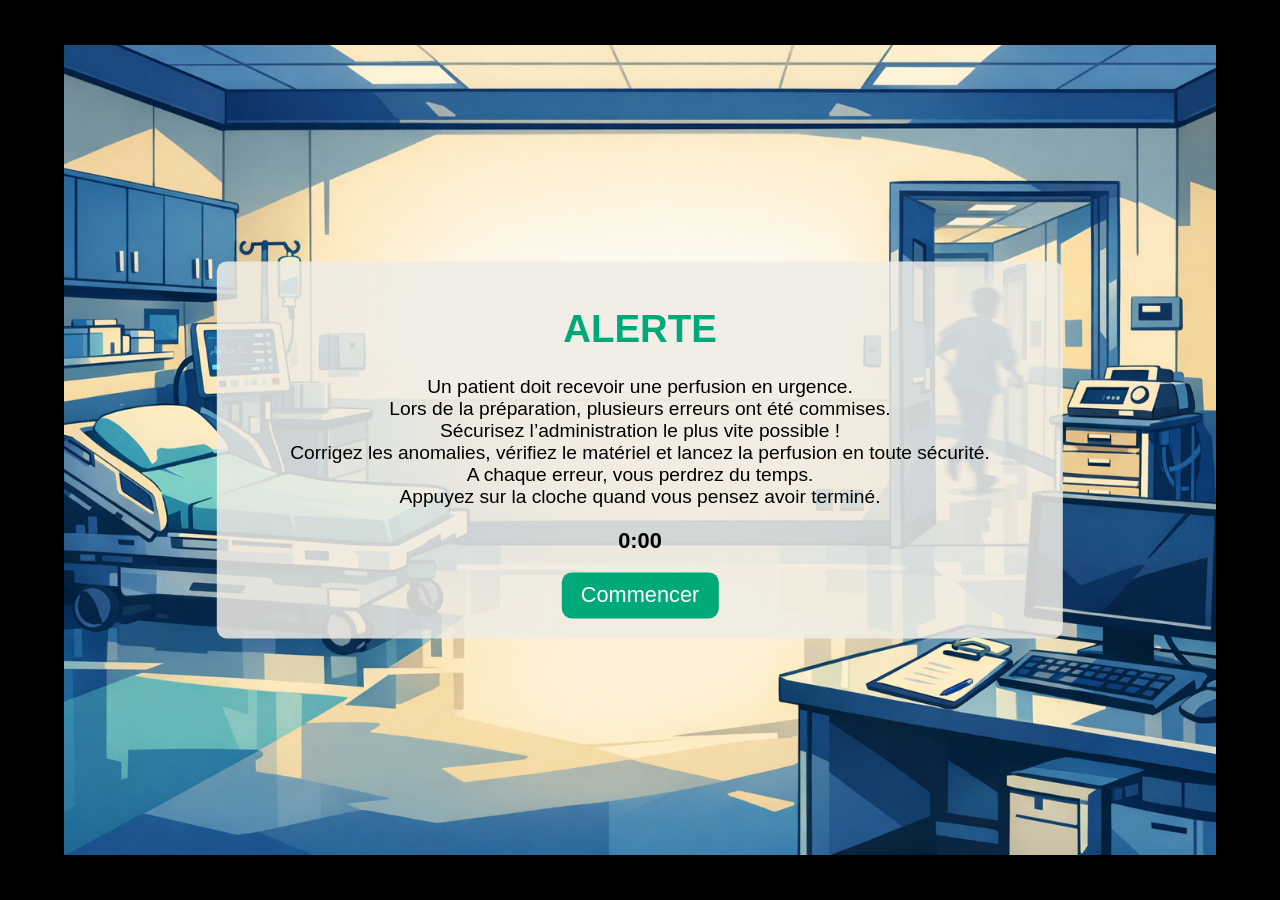
<file: index.html>
<!DOCTYPE html>
<html>
<head>
    <title>Escape Game Perfusion</title>

    <link rel="stylesheet" href="css/style.css">

</head>

<body>

<div class="scene">

    <div class="background-image" style="background-image: url('images/intro.png');">

        <div class="bloc-intro" style="--color: var(--sand1); --alpha: 0.85;">

            <h1>ALERTE</h1>

            <p>
                Un patient doit recevoir une perfusion en urgence.<br>
                Lors de la préparation, plusieurs erreurs ont été commises.<br>
                Sécurisez l’administration le plus vite possible !<br>
                Corrigez les anomalies, vérifiez le matériel et lancez la perfusion en toute sécurité.<br>
                A chaque erreur, vous perdrez du temps.<br>
                Appuyez sur la cloche quand vous pensez avoir terminé.
            </p>

            <h2 id="timer">0:00</h2>

            <button onclick="startGame()">Commencer</button>

        </div>

    </div>

</div>

<script src="js/timer.js" defer></script>

</body>
</html>
</file>
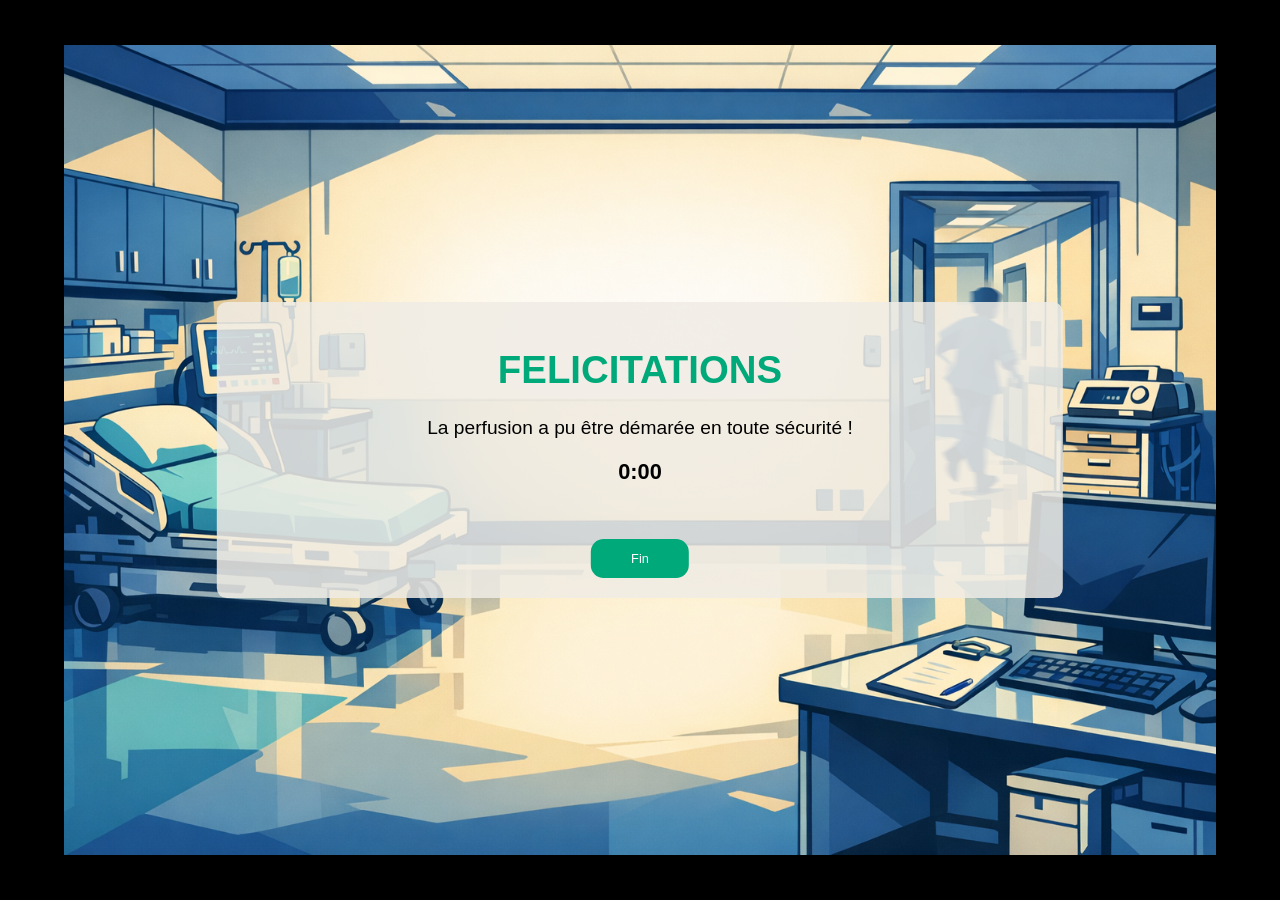
<file: fin.html>
<!DOCTYPE html>
<html>
<head>
    <title>Escape Game Perfusion</title>

    <link rel="stylesheet" href="css/style.css">

</head>

<body>

<div class="scene">

    <div class="background-image" style="background-image: url('images/intro.png');">

        <div class="bloc-intro" style="--color: var(--sand1); --alpha: 0.85;">

            <h1>FELICITATIONS</h1>

            <p>
                La perfusion a pu être démarée en toute sécurité !
            </p>

            <h2 id="tempsFinal">0:00</h2>

        
<button class="bouton-fin"
        onclick="window.location.href='mentions.html'">Fin</button>
</div>

    </div>

</div>


<script>

    // récupérer le temps final
    let temps = localStorage.getItem("tempsFinal");

    // afficher
    if (temps) {

        document.getElementById("tempsFinal").innerText = temps;
    }

</script>

</body>
</html>
</file>
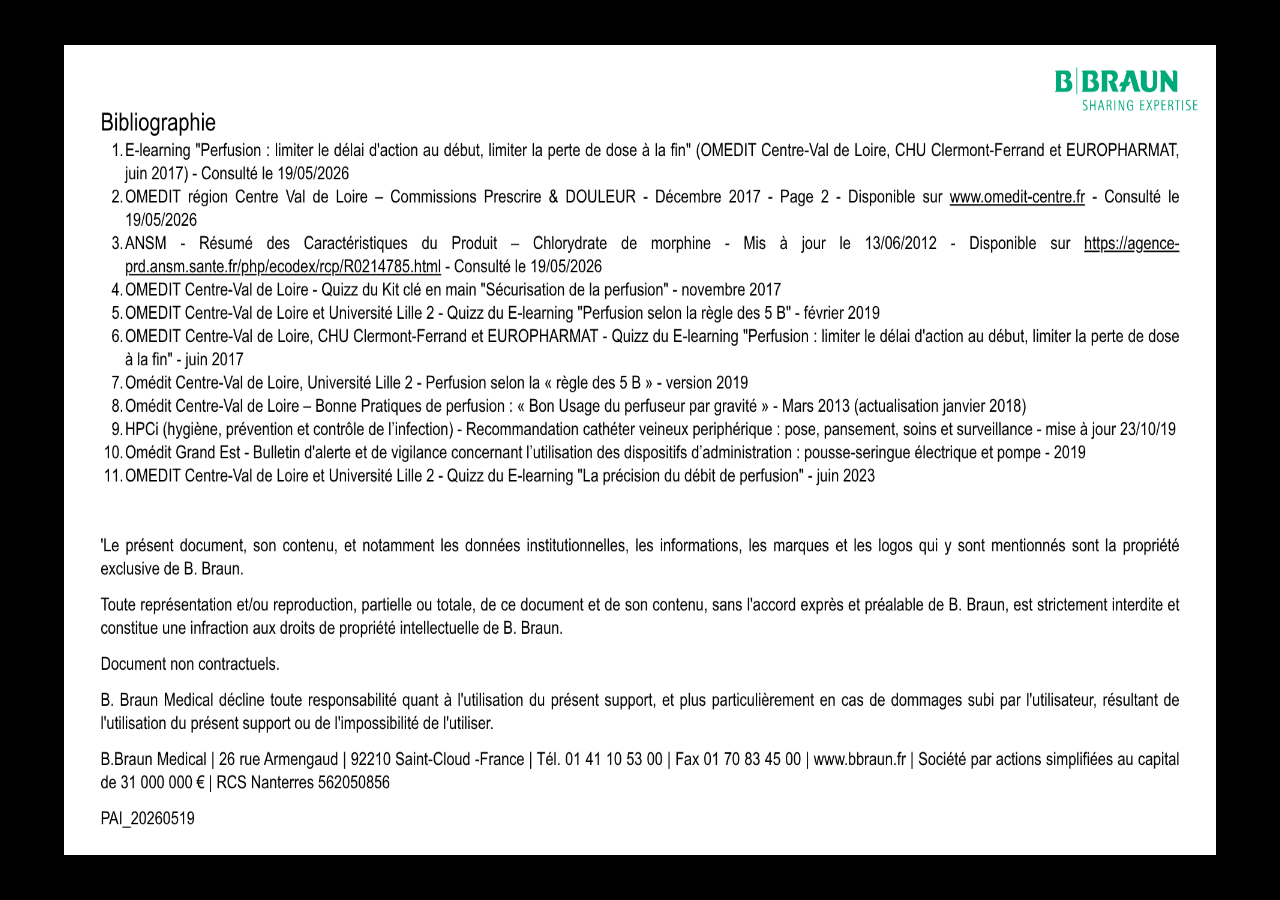
<file: mentions.html>
<!DOCTYPE html>
<html>
<head>
    <title>Escape Game Perfusion</title>

    <link rel="stylesheet" href="css/style.css">

</head>

<body>

<div class="scene">

    <div class="background-image" style="background-image: url('images/mentions.png');">

        
    </div>

</div>


</body>
</html>
</file>
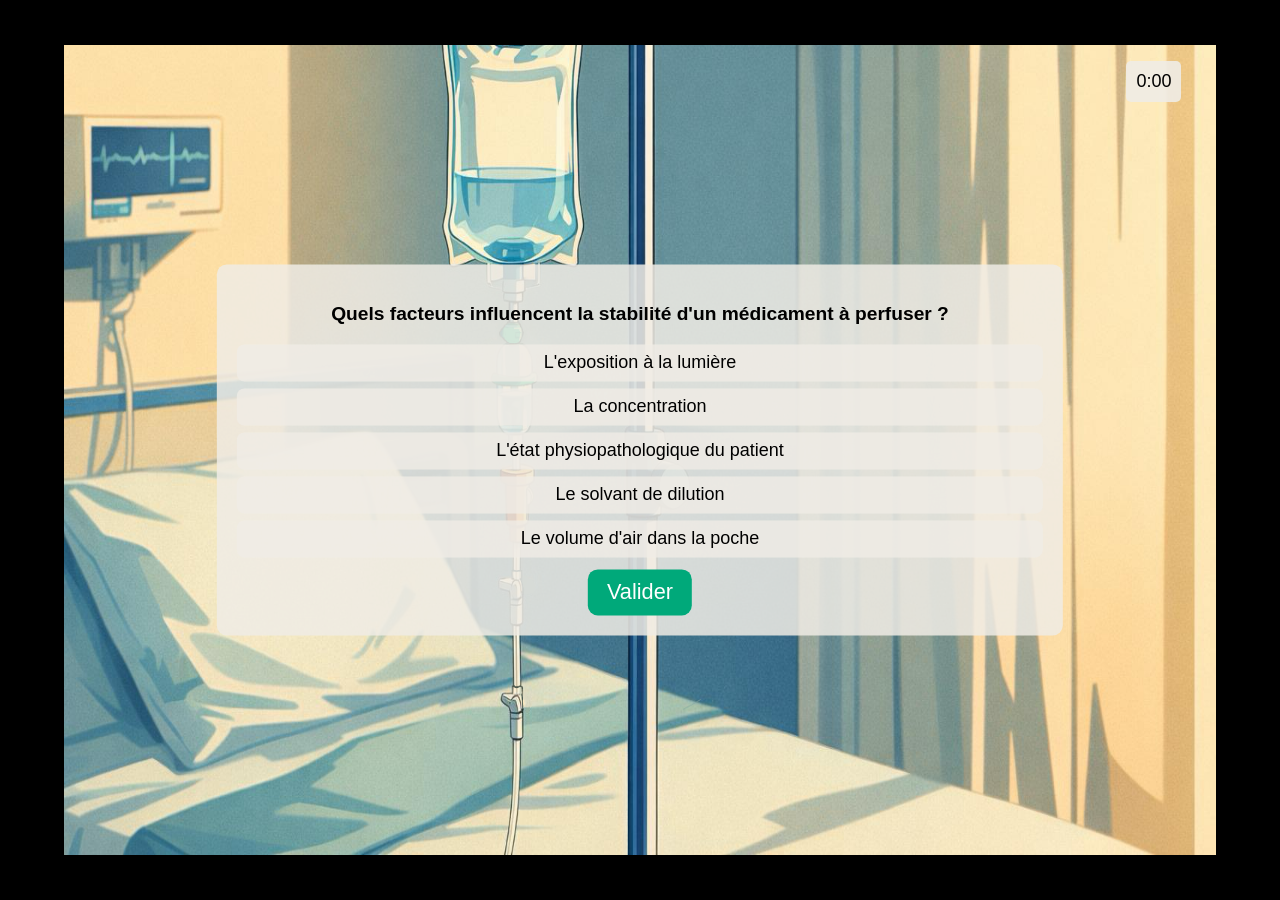
<file: quizz1.html>
<!DOCTYPE html>
<html>
<head>
    <title>Quizz 1</title>
    <link rel="stylesheet" href="css/style.css">
</head>

<body>

<div class="scene">

    <div class="background-image" style="background-image: url('images/salle2.png');">

        <!-- CHRONO -->
        <div id="timerDisplay">0:00</div>

        <!-- ========================= -->
	<!-- QUESTION 1 -->
	<!-- ========================= -->
	<div id="q1" class="bloc-intro">

    	<p><b>Quels facteurs influencent la stabilité d'un médicament à perfuser ?</b></p>

    	<!-- choix -->
    	<div class="choix" onclick="toggleChoix(this)" data-correct="true">L'exposition à la lumière</div>
<div class="choix" onclick="toggleChoix(this)" data-correct="true">La concentration</div>
<div class="choix" onclick="toggleChoix(this)" data-correct="false">L'état physiopathologique du patient</div>
<div class="choix" onclick="toggleChoix(this)" data-correct="true">Le solvant de dilution</div>
<div class="choix" onclick="toggleChoix(this)" data-correct="false">Le volume d'air dans la poche</div>


    	<!-- bouton -->
    	<button onclick="validerQ1()">Valider</button>

	</div>

        <!-- ========================= -->
        <!-- REPONSE Q1 -->


<div id="reponseQ1" class="bloc-intro" style="display:none;">

    <p id="texteQ1"></p>

<p class="continuer">
    Cliquez pour continuer
</p>

</div>


<div id="popup" class="popup" style="display:none;">
<div class="ligne-consigne">

    <span id="popup-text"></span>

    <p class="continuer">
    Cliquez pour continuer
</p>

</div>
</div>

        <!-- ========================= -->
        <!-- QUESTION 2 -->
        <!-- ========================= -->
        <div id="q2" class="bloc-intro" style="display:none;">

    <p><b>Quels facteurs influencent le délai d'arrivée du médicament ?</b></p>

	<div class="choix" onclick="toggleChoix(this)" data-correct="true">Du montage de la perfusion</div>
	<div class="choix" onclick="toggleChoix(this)" data-correct="true">De la pression vasculaire du patient</div>
	<div class="choix" onclick="toggleChoix(this)" data-correct="true">De la solution de perfusion utilisée</div>
	<div class="choix" onclick="toggleChoix(this)" data-correct="false">Du moment de la journée</div>
    <button onclick="validerQ2()">Valider</button>

</div>

        <!-- ========================= -->
        <!-- REPONSE Q2 -->
        <!-- ========================= -->
<div id="reponseQ2" class="bloc-intro" style="display:none;">


    <p id="texteQ2"></p>
<p class="continuer">
    Cliquez pour continuer
</p>

</div>



</div>

<script src="js/quizz1.js"></script>
<script src="js/timer.js"></script>

</body>
</html>
</file>
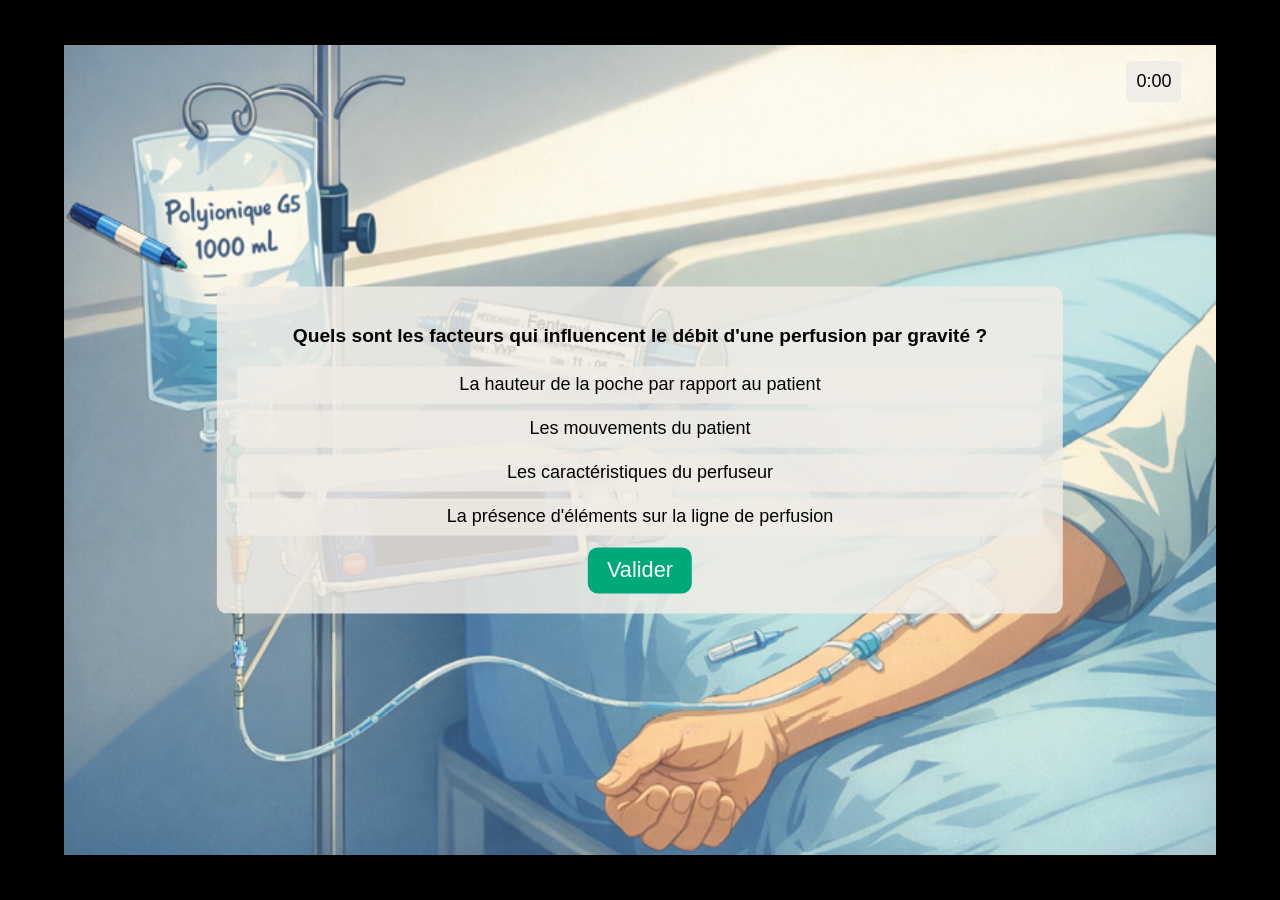
<file: quizz2.html>
<!DOCTYPE html>
<html>
<head>
    <title>Quizz 2</title>
    <link rel="stylesheet" href="css/style.css">
</head>

<body>

<div class="scene">

    <div class="background-image" style="background-image: url('images/salle3.png');">

        <!-- CHRONO -->
        <div id="timerDisplay">0:00</div>

        <!-- ========================= -->
	<!-- QUESTION 1 -->
	<!-- ========================= -->
	<div id="q1" class="bloc-intro">

    	<p><b>Quels sont les facteurs qui influencent le débit d'une perfusion par gravité ?</b></p>

    	<!-- choix -->
    	<div class="choix" onclick="toggleChoix(this)" data-correct="true">La hauteur de la poche par rapport au patient</div>
<div class="choix" onclick="toggleChoix(this)" data-correct="true">Les mouvements du patient</div>
<div class="choix" onclick="toggleChoix(this)" data-correct="true">Les caractéristiques du perfuseur</div>
<div class="choix" onclick="toggleChoix(this)" data-correct="true">La présence d'éléments sur la ligne de perfusion</div>


    	<!-- bouton -->
    	<button onclick="validerQ1()">Valider</button>

	</div>

        <!-- ========================= -->
        <!-- REPONSE Q1 -->


<div id="reponseQ1" class="bloc-intro" style="display:none;">

    <p id="texteQ1"></p>

    <p class="continuer">
    Cliquez pour continuer
</p>

</div>


<div id="popup" class="popup" style="display:none;">
<div class="ligne-consigne">

    <span id="popup-text"></span>

    <p class="continuer">
    Cliquez pour continuer
</p>

</div>
</div>

        <!-- ========================= -->
        <!-- QUESTION 2 -->
        <!-- ========================= -->
        <div id="q2" class="bloc-intro" style="display:none;">

    <p><b>Placez chaque dispositif sous la graduation correspondant à sa précision (cliquez d'abord sur un dispositif, puis sur la graduation).</b></p>

    <div class="q2-grid">
        <!-- Colonne gauche : échelle verticale avec 5 graduations -->
        <div class="scale" id="scale">
            <div class="fleche-frise"></div>
            <div class="graduations">
                <div class="graduation" data-index="0">
                    <div class="grad-label">Pas de valeur de précision de débit dans la norme NF EN ISO 8536-4</div>
                    <div class="slot" onclick="placeOnGraduation(0)"></div>
                </div>
                <div class="graduation" data-index="1">
                    <div class="grad-label">Pas de valeur de précision de débit dans la norme</div>
                    <div class="slot" onclick="placeOnGraduation(1)"></div>
                </div>
                <div class="graduation" data-index="2">
                    <div class="grad-label">+ ou - 15%</div>
                    <div class="slot" onclick="placeOnGraduation(2)"></div>
                </div>
                <div class="graduation" data-index="3">
                    <div class="grad-label">+ ou - 5%</div>
                    <div class="slot" onclick="placeOnGraduation(3)"></div>
                </div>
                <div class="graduation" data-index="4">
                    <div class="grad-label">+ ou - 3%</div>
                    <div class="slot" onclick="placeOnGraduation(4)"></div>
                </div>
            </div>
        </div>

        <!-- Colonne droite : liste d'étiquettes à placer -->
        <div class="label-list" id="labelList">
            <!-- L'utilisateur pourra modifier ces titres directement dans le HTML -->
            <div class="label etiquette-verte" onclick="selectLabel(this)" data-correct-index="1">Régulateur de débit</div>
            <div class="label etiquette-claire" onclick="selectLabel(this)" data-correct-index="3">Pompe volumétrique</div>
            <div class="label etiquette-verte" onclick="selectLabel(this)" data-correct-index="0">Roulette de débit du perfuseur</div>
            <div class="label etiquette-verte" onclick="selectLabel(this)" data-correct-index="4">Pousse-seringue électrique</div>
            <div class="label etiquette-claire" onclick="selectLabel(this)" data-correct-index="2">Diffuseur portable</div>
        </div>
<button class="reset-btn"
        onclick="reinitialiserEtiquettes()">

    Réinitialiser

</button>
    </div>

    <button onclick="validerQ2()">Valider</button>

</div>

        <!-- ========================= -->
        <!-- REPONSE Q2 -->
        <!-- ========================= -->
<div id="reponseQ2" class="bloc-intro" style="display:none;">

    <p id="texteQ2"></p>

    <p class="continuer">
    Cliquez pour continuer
</p>


</div>



</div>

<script src="js/quizz2.js"></script>
<script src="js/timer.js"></script>

</body>
</html>
</file>
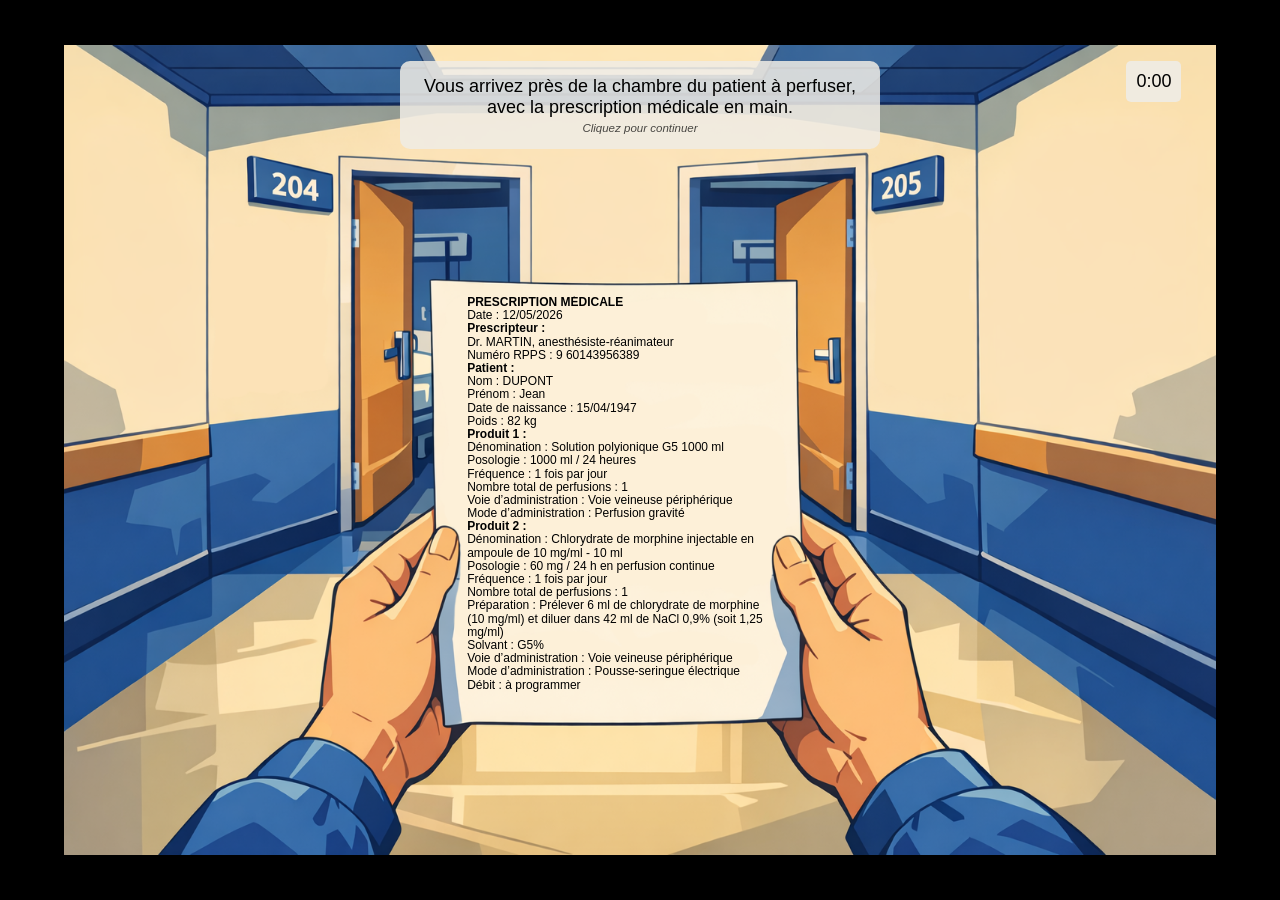
<file: salle1.html>
<!DOCTYPE html>
<html>
<head>
    <title>Salle 1</title>
    <link rel="stylesheet" href="css/style.css">
</head>

<body>

<!-- CONTENEUR GLOBAL -->
<div class="scene">

    <!-- IMAGE = "fenêtre" -->
    <div class="background-image" style="background-image: url('images/salle1.png');">

        <!-- Chrono (dans l’image) -->
        <div id="timerDisplay">0:00</div>

        <!-- CONSIGNE PHASE 1 -->
        <div id="consigne1" class="bloc" onclick="allerSuite()">
            Vous arrivez près de la chambre du patient à perfuser, avec la prescription médicale en main.
<p class="continuer">
    Cliquez pour continuer
</p>
        </div>

        <!-- CONSIGNE PHASE 2 -->
        <div id="consigne2" class="bloc" style="display:none;">
            Une incohérence se cache dans cette prescription.<br>
            Saurez-vous la repérer ?<br>
            Cliquez sur l'erreur.
        </div>

        <!-- PRESCRIPTION FIXÉE À L’IMAGE -->
        <div id="prescription" class="desactive">

            <div class="presc-text">

                <div><b>PRESCRIPTION MÉDICALE</b></div>

                <div>Date : 12/05/2026</div>

                <div><b>Prescripteur :</b></div>
                <div>Dr. MARTIN, anesthésiste-réanimateur</div>
                <div>Numéro RPPS : 9 60143956389</div>

                <div><b>Patient :</b></div>
                <div>Nom : DUPONT</div>
                <div>Prénom : Jean</div>
                <div>Date de naissance : 15/04/1947</div>
                <div>Poids : 82 kg</div>

                <div><b>Produit 1 :</b></div>
                <div>Dénomination : Solution polyionique G5 1000 ml</div>
                <div class="clickable" onclick="erreur()">Posologie : 1000 ml / 24 heures</div>
		<div>Fréquence : 1 fois par jour</div>
		<div>Nombre total de perfusions : 1</div>
		<div class="clickable" onclick="erreur()">Voie d’administration : Voie veineuse périphérique</div>
		<div class="clickable" onclick="erreur()">Mode d’administration : Perfusion gravité</div>

                <div><b>Produit 2 :</b></div>
		<div>Dénomination : Chlorydrate de morphine injectable en ampoule de 10 mg/ml - 10 ml</div>
                <div class="clickable" onclick="erreur()">Posologie : 60 mg / 24 h en perfusion continue</div>
		<div>Fréquence : 1 fois par jour</div>
		<div>Nombre total de perfusions : 1</div>
		<div>Préparation : Prélever 6 ml de chlorydrate de morphine (10 mg/ml) et diluer dans 42 ml de NaCl 0,9% (soit 1,25 mg/ml)</div>
                <!-- BONNE RÉPONSE -->
                <div class="clickable" onclick="bonneReponse()">
                    Solvant : G5%
                </div>
		<div class="clickable" onclick="erreur()">Voie d’administration : Voie veineuse périphérique</div>
		<div>Mode d’administration : Pousse-seringue électrique</div>
		<div>Débit : à programmer</div>

            </div>
        </div>

        <!-- CONSIGNE PHASE 3 -->
        <div id="consigne3" class="bloc bloc-bas-salle1" style="display:none;">
            Deux chambres sont face à vous.<br>
            Quelle est celle de votre patient ?<br>
			Cliquez sur le numéro des chambres pour avoir plus de détails, puis cliquez sur la chambre du bon patient.
        </div>

        <!-- ZOOM PATIENT (positions ajustables) -->
        <div id="zoom1" class="zone" style="top:15%; left:16%; display:none;" onclick="zoom('images/zoom_patient1.png')"></div>
        <div id="zoom2" class="zone" style="top:15%; left:69%; display:none;" onclick="zoom('images/zoom_patient2.png')"></div>

        <!-- CHOIX PORTES (ajustables aussi) -->
        <div id="porte1" class="porte" style="top:20%; left:27%; display:none;" onclick="choixPorte(1)"></div>
        <div id="porte2" class="porte" style="top:20%; left:56%; display:none;" onclick="choixPorte(2)"></div>

<!-- POPUP -->
<div id="popup" class="popup" style="display:none;">

    <div class="ligne-consigne" onclick="allerSuite()">
        <span id="popup-text"></span>
        <p class="continuer">
    Cliquez pour continuer
</p>
    </div>

</div>

<!-- ZOOM -->
<div id="zoomBloc" style="display:none;">
    <span class="close" onclick="fermerZoom()">✖</span>
    <img id="zoomImage">
</div>

    </div>

</div>

<script src="js/salle1.js"></script>
<script src="js/timer.js"></script>

</body>
</html>
</file>
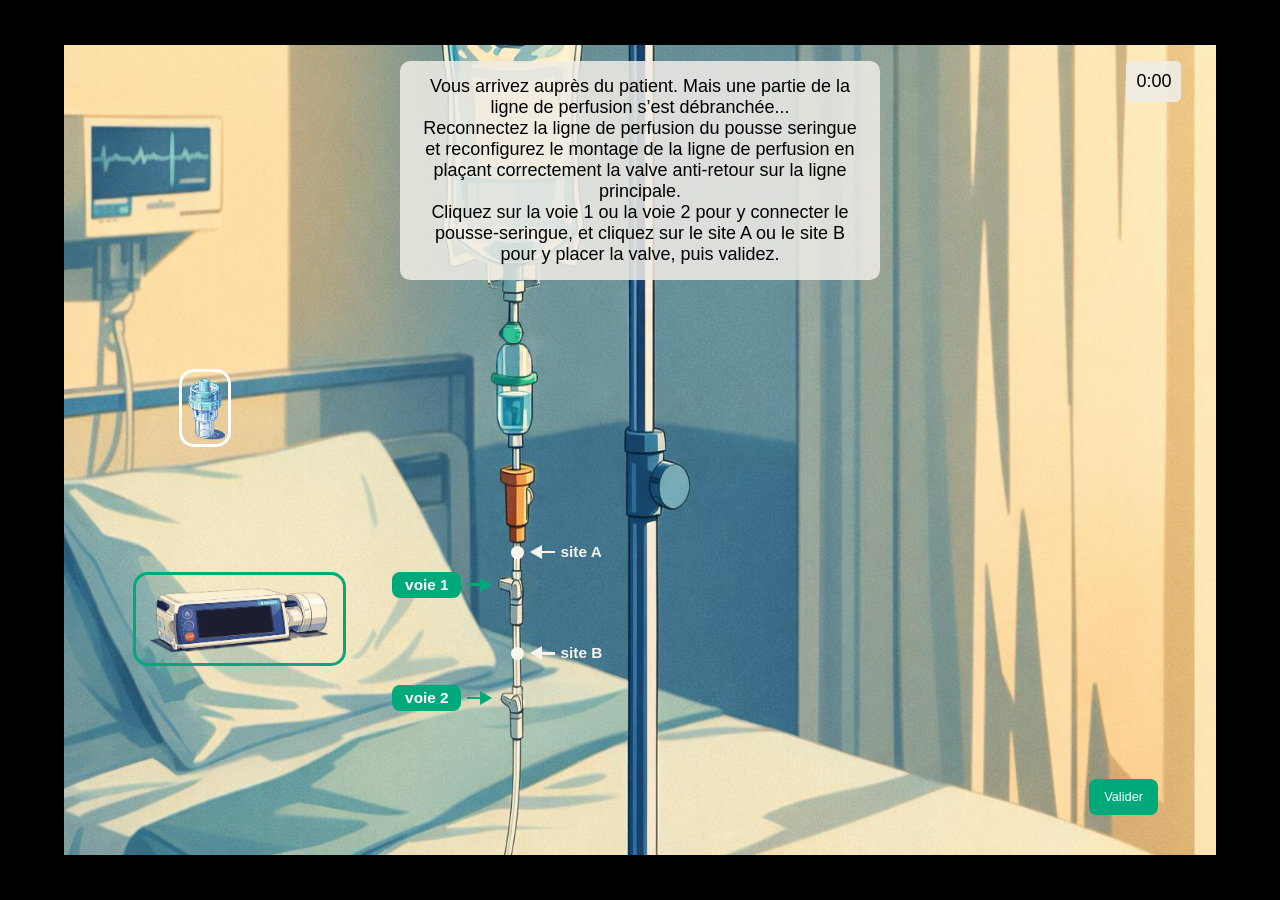
<file: salle2.html>
<html>
<head>
    <title>Salle 2</title>
    <link rel="stylesheet" href="css/style.css">
</head>

<body>

<!-- CONTENEUR GLOBAL -->
<div class="scene">

    <!-- IMAGE = "fenêtre" -->
    <div class="background-image" style="background-image: url('images/salle2.png');">

        <!-- Chrono (dans l’image) -->
        <div id="timerDisplay">0:00</div>

	<!-- Bloc consignes -->
	<div class="bloc">
    		Vous arrivez auprès du patient. Mais une partie de la ligne de perfusion s’est débranchée... <br>
		Reconnectez la ligne de perfusion du pousse seringue et reconfigurez le montage de la ligne de perfusion en plaçant correctement la valve anti-retour sur la ligne principale.<br>
		Cliquez sur la voie 1 ou la voie 2 pour y connecter le pousse-seringue, et cliquez sur le site A ou le site B pour y placer la valve, puis validez.
	</div>

	<!-- Pompe -->
	<img src="images/pompe.png" id="pompe" class="objet green">

	<!-- Valve -->
	<img src="images/valve.png" id="valve" class="objet white">

	<!-- Zones -->
	<div id="voie1" class="zone-click" onclick="placerPompe('voie1')">
    <span class="voie">voie 1</span>
    <span class="arrow-right"></span>
</div>

<div id="voie2" class="zone-click" onclick="placerPompe('voie2')">
    <span class="voie">voie 2</span>
    <span class="arrow-right"></span>
</div>

	<div id="siteA" class="zone-click site" onclick="placerValve('siteA')">
    		<span class="dot"></span>
    		<span class="arrow-left"></span>
    		site A
	</div>

	<div id="siteB" class="zone-click site" onclick="placerValve('siteB')">
    		<span class="dot"></span>
    		<span class="arrow-left"></span>
    		site B
	</div>

	<!-- Bouton valider -->
	<button id="valider">Valider</button>

	<!-- Popup -->
	<div id="popup" class="popup" style="display:none;">
		<div class="ligne-consigne">
		<span id="popup-text"></span>
        	<p class="continuer">
    Cliquez pour continuer
</p>
		</div>
	</div>

	
	<div id="transitionBloc" class="bloc-intro" style="display:none;">
    		<p>
        		Une collègue passe à proximité et s’arrête en vous voyant manipuler la ligne.
        		Elle vous interpelle et vous pose alors quelques questions.
    		</p>
    		<p class="continuer">
    Cliquez pour continuer
</p>
	</div>
    

</div>

<!-- SCRIPTS -->
<script src="js/salle2.js"></script>
<script src="js/timer.js"></script>

</body>
</html>
</file>
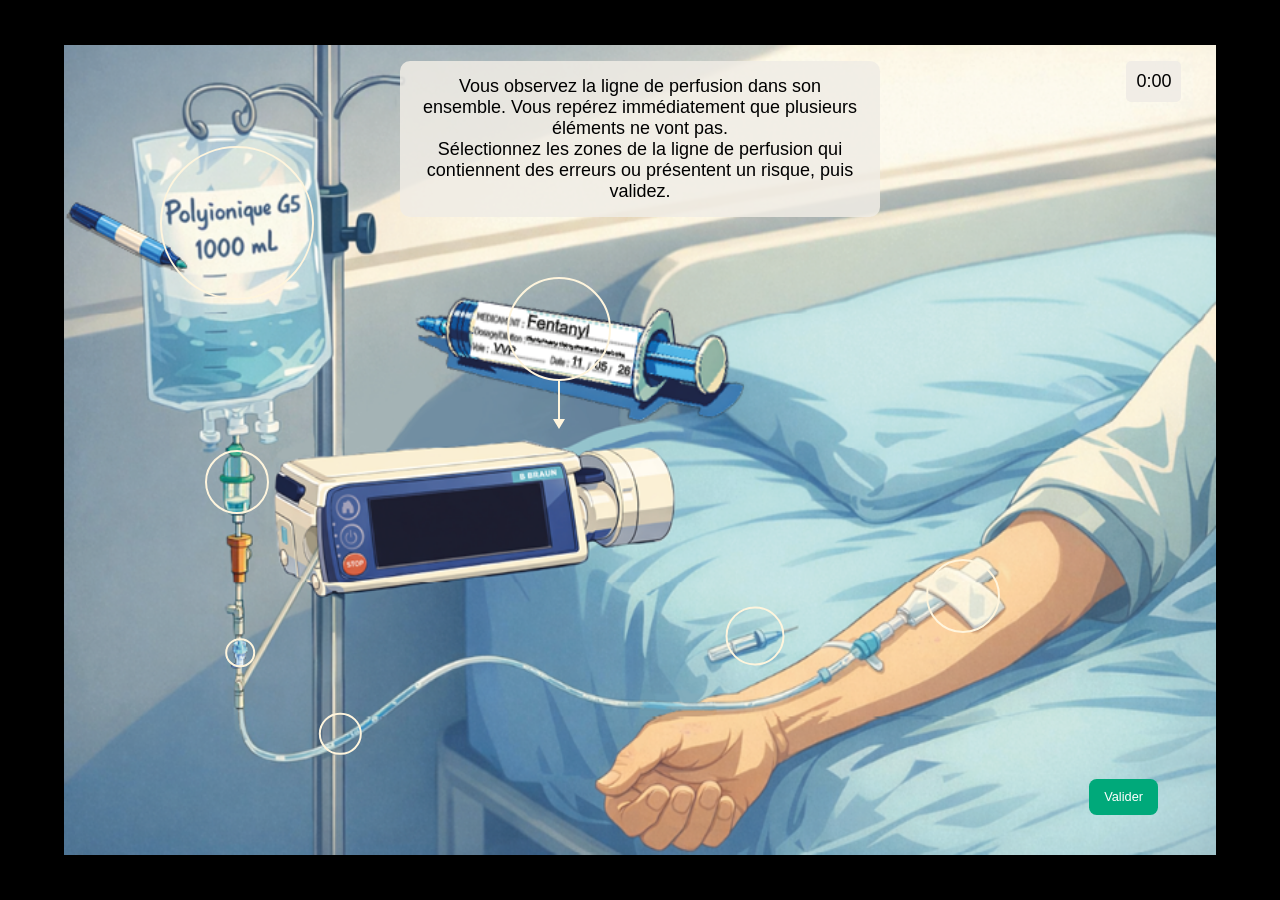
<file: salle3.html>
<html>
<head>
    <title>Salle 3</title>
    <link rel="stylesheet" href="css/style.css">
</head>

<body>

<!-- CONTENEUR GLOBAL -->
<div class="scene">

    <!-- IMAGE = "fenêtre" -->
    <div class="background-image" style="background-image: url('images/salle3.png');">

        <!-- Chrono (dans l’image) -->
        <div id="timerDisplay">0:00</div>

	<!-- Bloc consignes -->
	<div class="bloc">
    		Vous observez la ligne de perfusion dans son ensemble. Vous repérez immédiatement que plusieurs éléments ne vont pas.<br> 
Sélectionnez les zones de la ligne de perfusion qui contiennent des erreurs ou présentent un risque, puis validez.
	</div>

<!-- ========================= -->
<!-- ZONES CLIQUABLES (ronds) -->
<!-- ========================= -->

<div id="zone-rond-1" class="zone-rond" onclick="toggleRond(this)" data-correct="true" style="top:22%; left:15%; width:clamp(20px, 30vw, 150px); height:clamp(20px, 30vw, 150px);"></div>
<div id="zone-rond-2" class="zone-rond" onclick="toggleRond(this)" data-correct="true" style="top:54%; left:15%; width:clamp(18px, 15vw, 60px); height:clamp(18px, 15vw, 60px);"></div>
<div id="zone-rond-3" class="zone-rond" onclick="toggleRond(this)" data-correct="false" style="top:75%; left:15.3%; width:clamp(12px, 2vw, 40px); height:clamp(12px, 2vw, 40px);"></div>
<div id="zone-rond-4" class="zone-rond" onclick="toggleRond(this)" data-correct="true" style="top:85%; left:24%; width:clamp(12px, 3vw, 40px); height:clamp(12px, 3vw, 40px);"></div>
<div id="zone-rond-5" class="zone-rond" onclick="toggleRond(this)" data-correct="true" style="top:73%; left:60%; width:clamp(18px, 15vw, 55px); height:clamp(18px, 15vw, 55px);"></div>
<div id="zone-rond-6" class="zone-rond" onclick="toggleRond(this)" data-correct="true" style="top:68%; left:78%; width:clamp(18px, 15vw, 70px); height:clamp(18px, 15vw, 70px);"></div>
<div id="zone-rond-7" class="zone-rond rond-fleche" onclick="toggleRond(this)" data-correct="true" style="top:35%; left:43%; width:clamp(18px, 20vw, 100px); height:clamp(18px, 20vw, 100px);"></div>


<!-- bouton -->
<button id="valider" onclick="validerRonds()">Valider</button>

<!-- ========================= -->
<!-- REPONSE (bloc centré) -->
<!-- ========================= -->
<div id="popup" class="popup" style="display:none;">
		<div class="ligne-consigne">
		<span id="popup-text"></span>
<p class="continuer">
    Cliquez pour continuer
</p>
		</div>
	</div>

<!-- ========================= -->
<!-- BONNE REPONSE -->
<!-- ========================= -->

<div id="reponseBloc"
     class="bloc-intro bloc-reponse-salle3"
     style="display:none;">

    <p id="texte-reponse"></p>

    <p class="continuer">
        Cliquez pour continuer
    </p>

</div>

<div id="transitionBloc" class="bloc-intro" style="display:none;">
    		<p>
        		Alors que vous vous apprêtiez à démarrer la perfusion, vous vous questionnez un instant.
    		</p>
    		<p class="continuer">
    Cliquez pour continuer
</p>
	</div>

</div>

<!-- SCRIPTS -->
<script src="js/salle3.js"></script>
<script src="js/timer.js"></script>

</body>
</html>
</file>
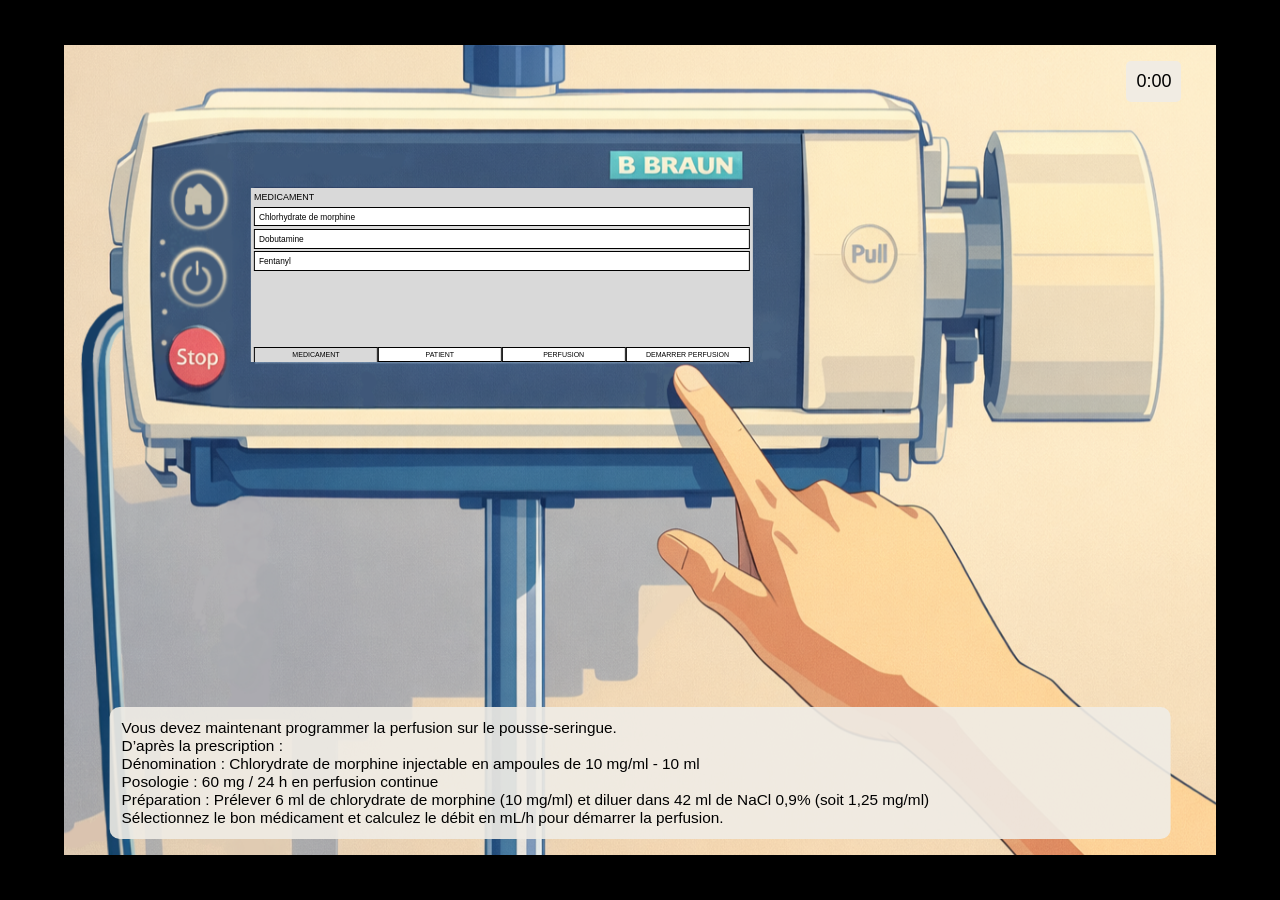
<file: salle4.html>
<html>
<head>
    <title>Salle 4</title>
    <link rel="stylesheet" href="css/style.css">
</head>

<body>

<!-- CONTENEUR GLOBAL -->
<div class="scene">

    <!-- IMAGE = "fenêtre" -->
    <div class="background-image" style="background-image: url('images/salle4.png');">

        <!-- Chrono (dans l’image) -->
        <div id="timerDisplay">0:00</div>

	<!-- Bloc consignes -->
	<div class="bloc-bas">
    		Vous devez maintenant programmer la perfusion sur le pousse-seringue.<br>
D’après la prescription : <br>
Dénomination : Chlorydrate de morphine injectable en ampoules de 10 mg/ml - 10 ml<br>
Posologie : 60 mg / 24 h en perfusion continue<br>
Préparation : Prélever 6 ml de chlorydrate de morphine (10 mg/ml) et diluer dans 42 ml de NaCl 0,9% (soit 1,25 mg/ml)<br>
Sélectionnez le bon médicament et calculez le débit en mL/h pour démarrer la perfusion.
	</div>


<!-- ========================= -->
<!-- FENETRE POUSSE SERINGUE -->
<!-- ========================= -->

<div id="fenetre-pse">

    <!-- TITRE -->
    <div class="titre-pse">
        MEDICAMENT
    </div>

    <!-- BLOCS MEDICAMENT -->
    <div class="medicament"
         onclick="selectionMedicament(this)"
         data-correct="true">
        Chlorhydrate de morphine
    </div>

    <div class="medicament"
         onclick="selectionMedicament(this)"
         data-correct="false">
        Dobutamine
    </div>

    <div class="medicament"
         onclick="selectionMedicament(this)"
         data-correct="false">
        Fentanyl
    </div>

    <!-- MENU BAS -->
    <div class="menu-pse">

        <div class="menu-actif">MEDICAMENT</div>

        <div class="menu-inactif">PATIENT</div>

        <div class="menu-inactif">PERFUSION</div>

        <div class="menu-inactif">DEMARRER PERFUSION</div>

    </div>

</div>


<!-- ========================= -->
<!-- REPONSE  -->
<!-- ========================= -->
<div id="popup" class="popup-haut" style="display:none;">
		<div class="ligne-consigne">
		<span id="popup-text"></span>
		</div>
	</div>


</div>

<!-- SCRIPTS -->
<script src="js/salle4.js"></script>
<script src="js/timer.js"></script>

</body>
</html>
</file>
<file: css/style.css>
/* PALETTE DE COULEURS */
:root {
    --sand1: 240, 237, 230;
    --bbraungreen: 0, 169, 122;

    /* valeurs par défaut */
    --color: var(--sand1);
    --alpha: 0.85;
}

/* BASE */
body {
    margin: 0;
    background: black;
    font-family: Arial, sans-serif;
}

/* CONTENEUR ECRAN */
.scene {
    width: 100vw;
    height: 100vh;
    display: flex;
    justify-content: center;
    align-items: center;
}

/* IMAGE = FENETRE */
.background-image {
    position: relative;

    aspect-ratio: 4 / 3; /* adapte selon ton image */

    width: 90vw;          /* largeur dominante */
    max-width: 1400px;

    height: auto;         /* laissé automatique */

    max-height: 90vh;     /* limite si écran petit */

    background-size: 100% 100%;
    background-position: center;
    background-repeat: no-repeat;
}


/* BLOCS INTRO */

/* Bloc ALERTE */
.bloc-intro {
    position: absolute;

    top: 50%;
    left: 50%;
    transform: translate(-50%, -50%);

    width: 70%;
    max-width: 1000px;

    padding: 20px;
    border-radius: 10px;
    text-align: center;

    background-color: rgba(240,237,230,0.85);
}

/* Bouton Commencer */
button {
    background-color: rgb(var(--bbraungreen));
    color: white;

    border: none;
    padding: clamp(6px, 0.8vw, 12px) clamp(12px, 1.5vw, 24px);
    border-radius: 10px;

    cursor: pointer;
    font-size: clamp(12px, 1.7vw, 25px);
}

/* Style texte */
h1 {
    font-size: clamp(15px, 3vw, 40px);
    color: rgb(var(--bbraungreen));
}

p {
    font-size: clamp(10px, 1.5vw, 25px);
}

h2 {
    font-size: clamp(12px, 1.7vw, 25px);
}

/* BLOCS SALLE 1 */

/* Consignes */
.bloc {
    position: absolute;
    top: 2%;
    left: 50%;
    transform: translateX(-50%);

    padding: 15px;
    width: 70%;
    max-width: 450px;

    background: rgba(240,237,230,0.85);
    border-radius: 10px;
    text-align: center;

    font-size: clamp(10px, 1.6vw, 18px);
}

/* =========================
CLIQUEZ POUR CONTINUER
========================= */

.continuer {

    margin: 4px 0 0 0;

    font-style: italic;

    text-align: center;

    font-size: clamp(9px, 0.9vw, 14px);

    opacity: 0.7;
}

/* =========================
BLOC BAS SALLE 1
========================= */

.bloc-bas-salle1 {

    top: auto;
    bottom: 2%;
}


/* CHRONO */
#timerDisplay {
    position: absolute;
    top: 2%;
    right: 3%;
    background: rgba(240,237,230,0.9);
    padding: 10px;
    border-radius: 5px;
	font-size: clamp(10px, 1.6vw, 18px);
}

/* PRESCRIPTION */
#prescription {
    position: absolute;
    top: 31%;
    left: 35%;
    width: 26%;
    height: 50%;

	display: flex;
}

/* TEXTE PRESCRIPTION */
.presc-text {
    font-size: 12px; /* base neutre */
    line-height: 1.1;

    display: flex;
    flex-direction: column;
    overflow: hidden;
}

.presc-text div {
    margin: 0;
}

/* CLIQUABLE */
.clickable {
    cursor: pointer;
}

.clickable:hover {
    color: red;
}

/* ZOOM */
.zone {
    position: absolute;
    width: 8%;
    height: 5%;
    cursor: pointer;

    /* debug */
    /*background: rgba(255,0,0,0.2);*/
}

/* PORTES */
.porte {
    position: absolute;
    width: 10%;
    height: 40%;
    cursor: pointer;

    /* debug */
    /*background: rgba(255,0,0,0.2);*/
}

/* POPUP */
.popup {
    position: absolute;

    bottom: 2%;
    left: 50%;
    transform: translateX(-50%);

    padding: clamp(6px, 1vw, 12px);

    width: 60%;
    max-width: 400px;

    background: rgba(240,237,230,0.85);
    border-radius: 10px;

    text-align: center;

    font-size: clamp(10px, 1.6vw, 18px);
}

.ligne-consigne {
    display: block;
    justify-content: center;
    align-items: center;
text-align: center;

    gap: clamp(8px, 2vw, 20px); /* espace propre */
}

.popup p {
    margin: 0;
}

/* Zoom patient */
#zoomBloc {
    position: absolute;

    
	top: 50%;
    left: 50%;
    transform: translate(-50%, -50%);


    width: 60%;   
    max-width: 700px; 

    background: rgba(240,237,230,0.95);
    padding: 8px;
    border-radius: 10px;

    text-align: center;

    z-index: 20;
}
#zoomImage {
    width: 100%; 
    height: auto;     

    max-height: 70vh; 
    
    object-fit: contain;
}

#zoomBloc img {
    border-radius: 8px;
}

.close {
    position: absolute;
    top: 5px;
    right: 10px;
    cursor: pointer;
    font-size: 25px;
}

/* Desactivation des zones cliquables sur la prescription */
.desactive {
    pointer-events: none;
}

/* SALLE 2 */

/* Objets pompe et valve et etiquettes voies et sites */
.objet {
    position: absolute;
    left: 10%;
	width: 12%;
}

.green {
    border: 3px solid rgb(var(--bbraungreen));
    border-radius: 15px;
    top: 65%;
}

.white {
    border: 3px solid white;
    border-radius: 15px;
    top: 50%;
}


#pompe {
    top: 65%;
    left: 6%;
    width: 18%;
}

#valve {
    top: 40%;
    left: 10%;
    width: 4%;
}

.zone-click {
    position: absolute;

    font-size: clamp(10px, 1.2vw, 16px);
    cursor: pointer;

    display: flex;
    align-items: center;
    gap: 6px;
}

.voie {
    background: rgb(var(--bbraungreen));
    color: white;

    padding: clamp(4px, 0.3vw, 8px) clamp(10px, 1vw, 14px);
    border-radius: 8px;

    font-weight: bold;
}

.arrow-right {
    display: flex;
    align-items: center;
}

.arrow-right::before {
    content: "";
    
    
width: clamp(8px, 1vw, 16px);
height: clamp(1px, 0.2vw, 3px);


    background: #00a97a;
}

.arrow-right::after {
    content: "";

    width: 0;
    height: 0;

    border-top: clamp(4px, 0.6vw, 8px) solid transparent;
border-bottom: clamp(4px, 0.6vw, 8px) solid transparent;
border-left: clamp(6px, 1vw, 12px) solid #00a97a;
}


#voie1 {
    top: 65%;
    left: 28.5%;
}

#voie2 {
    top: 79%;
    left: 28.5%;
}

.site {
    color: #f7f5ee;
    font-weight: bold;
}

.dot {
    width: clamp(4px, 1vw, 16px);
height: clamp(4px, 1vw, 16px);
    background: #f7f5ee;
    border-radius: 50%;
}


.arrow-left {
    display: flex;
    align-items: center;
}

.arrow-left::after {
    content: "";
    
    width: clamp(8px, 1vw, 16px);
height: clamp(1px, 0.2vw, 3px);

    background: #f7f5ee;
}

.arrow-left::before {
    content: "";

    width: 0;
    height: 0;

    border-top: clamp(4px, 0.6vw, 8px) solid transparent;
border-bottom: clamp(4px, 0.6vw, 8px) solid transparent;
border-right: clamp(6px, 1vw, 12px) solid #f7f5ee;
}

#siteA {
    top: 61.5%;
    left: 38.8%;
}

#siteB {
    top: 74%;
    left: 38.8%;
}

/* Bouton valider */
#valider {
    position: absolute;

    bottom: 5%;
    right: 5%;

    padding: clamp(6px, 0.8vw, 12px) clamp(12px, 1.2vw, 20px);
    font-size: clamp(12px, 1vw, 18px);

    border: none;
    border-radius: clamp(4px, 0.6vw, 8px);
    cursor: pointer;
}


#transitionBloc .arrow {
    margin-top: 15px;
    cursor: pointer;
    font-size: clamp(16px, 2vw, 28px);
}

/* QUIZZ 1 */

/* =========================
BOUTON QUIZZ
========================= */

#q1 button,
#q2 button {

    margin-top: 12px;

    position: relative;

    z-index: 2;
}

.choix {
	
	position: relative;
    z-index: 1;

    margin-top: clamp(4px, 0.6vw, 8px);
    padding: clamp(4px, 0.6vw, 8px);
    border-radius: clamp(4px, 0.6vw, 8px);

    background: rgba(240,237,230,0.8);
    cursor: pointer;
	font-size: clamp(11px, 1.5vw, 18px);

	
-webkit-tap-highlight-color: transparent;

    touch-action: manipulation;

    user-select: none;

}

.choix.selected {
    background: rgb(var(--bbraungreen));
    color: white;
}


.choix:hover {
    background: rgb(var(--bbraungreen));
    color: white;
}

/* SALLE 3 */

.zone-rond {
    position: absolute;

    width: clamp(14px, 2.2vw, 34px);
    height: clamp(14px, 2.2vw, 34px);

    border-radius: 50%;

    /* ✅ cercle vide */
    background-color: transparent;
    border: 2px solid #fff5dd;

    cursor: pointer;

transform: translate(-50%, -50%);
color: #fff5dd;
}

/* sélection */
.zone-rond.selected {
    border: 3px solid #00a97a;
color: #00a97a;
}


.zone-rond:hover {
    border-color: #00a97a;
color: #00a97a;
}

/* =========================
FLECHE SOUS LE ROND 7
========================= */

.rond-fleche::after {

    content: "";

    position: absolute;

    left: 50%;
    top: 100%;

    transform: translateX(-50%);

    width: 2px;
    height: clamp(15px, 4vw, 40px);

    background: currentColor;
}

/* pointe de flèche */
.rond-fleche::before {

    content: "";

    position: absolute;

    left: 50%;
    top: calc(100% + clamp(15px, 4vw, 40px));

    transform: translateX(-50%);

    border-left: 6px solid transparent;
    border-right: 6px solid transparent;
    border-top: 10px solid currentColor;
}

.rond-fleche.selected {
    border: 3px solid #00a97a;
}


.rond-fleche:hover {
    border-color: #00a97a;
}


.bloc-reponse-salle3 {

    text-align: left;
}


/* SALLE 4 */

.popup-haut {
    position: absolute;

    bottom: 25%;
    left: 50%;
    transform: translateX(-50%);

    padding: clamp(6px, 1vw, 12px);

    width: 60%;
    max-width: 400px;

    background: rgba(240,237,230,0.85);
    border-radius: 10px;

    text-align: center;

    font-size: clamp(10px, 1.6vw, 18px);
}

.popup-haut p {
    margin: 0;
}

.bloc-bas {
    position: absolute;

    bottom: 2%;
    left: 50%;
    transform: translateX(-50%);

    width: 90%;

    padding: 12px;
    border-radius: 10px;

    background-color: rgba(240,237,230,0.9);

    text-align: left;

    font-size: clamp(10px, 1.2vw, 18px);
}

/* bouton confirmer */
.menu-confirm {

    flex: 1;

    background: white;

    color: #00a97a;

    border: 1px solid black;

    text-align: center;

    padding: clamp(2px, 0.3vw, 6px);

    font-size: clamp(4px, 0.6vw, 10px);

    cursor: pointer;
}

/* =========================
FENETRE PSE
========================= */

#fenetre-pse {
    position: absolute;

    top: 17.7%;
    left: 38%;
    transform: translateX(-50%);

    width: 43%;
    height: 21%;

    background: #d9d9d9;

	padding: 0.3% 0.3% 0 0.3%;

    display: flex;
    flex-direction: column;
}


/* titre */
.titre-pse {
    font-size: clamp(5px, 0.7vw, 12px);

    margin-bottom: 1%;
}



/* blocs medicaments */
.medicament {
    background: white;

    border: 1px solid black;

    padding: clamp(2px, 0.3vw, 6px);

    margin-bottom: 0.5%;

    font-size: clamp(4px, 0.65vw, 10px);

    cursor: pointer;
}

/* hover */
.medicament:hover {
    background: #eeeeee;
}


/* selection */
.medicament.selected {
    border: 2px solid #00a97a;
}

/* menu bas */
.menu-pse {
    margin-top: auto;

    display: flex;
}



/* onglets */
.menu-actif,
.menu-inactif {

    flex: 1;

    text-align: center;

    padding: clamp(2px, 0.25vw, 5px);

    font-size: clamp(4px, 0.55vw, 9px);

    border: 1px solid black;
}


.menu-actif {
    background: #d9d9d9;
    border-bottom: none;
}

.menu-inactif {
    background: white;
}

/* =========================
VISUEL PERFUSION
========================= */

.titre-ligne {
    display: flex;
    justify-content: space-between;
    align-items: center;

    font-size: clamp(5px, 0.7vw, 12px);

    margin-bottom: 1%;
}

.petit-titre {
    font-size: clamp(4px, 0.5vw, 9px);
}

.contenu-perfusion {
    display: flex;
    gap: 2%;

    flex: 1;
}

/* case débit */
.case-debit {
    flex: 1;

    background: white;
    border: 1px solid black;

    position: relative;

    cursor: pointer;
}

.case-debit-finale {
    flex: 1;

    background: white;
    border: 1px solid black;

    position: relative;
}

.case-debit:hover {
    background: #eeeeee;
}

.point {font-size: clamp(10px, 2vw, 40px);}

.texte-vert {
    color: #00a97a;

    font-size: clamp(5px, 0.7vw, 11px);

    padding: 4%;
}

/* rond */
.rond-vert {
    position: absolute;

    bottom: 25%;
    left: 50%;

    transform: translateX(-50%);

    width: clamp(10px, 1.5vw, 24px);
    height: clamp(10px, 1.5vw, 24px);

    border: 3px solid #00a97a;
    border-radius: 50%;
}

/* colonne droite */
.colonne-droite {
    flex: 1;

    display: flex;
    flex-direction: column;

    gap: 6%;
}

/* petites cases */
.petite-case {
    flex: 1;

    background: white;
    border: 1px solid black;
}

/* bloc calcul */
.bloc-calcul {
    width: 25%;

    background: white;
    border: 1px solid black;

    display: flex;
    flex-direction: column;
    align-items: center;
    justify-content: center;
}

.plus {
    color: #00a97a;

    font-size: clamp(16px, 2vw, 32px);

    line-height: 1;
}

.texte-calcul {
    text-align: center;

    font-size: clamp(4px, 0.6vw, 10px);
}

.zone-saisie {
    display: flex;
    align-items: center;
	justify-content: center;
    gap: 2%;

    flex: 1;
}

.case-input {
    width: clamp(18px, 3vw, 45px);
    height: clamp(25px, 4vw, 60px);

    background: white;
    border: 1px solid black;

    display: flex;
    align-items: center;
    justify-content: center;

    font-size: clamp(10px, 1.5vw, 24px);

    cursor: pointer;
}

.case-clavier-effacer {
    width: clamp(18px, 3vw, 45px);
    height: clamp(25px, 4vw, 60px);

    border: 1px solid black;

    display: flex;
	flex-direction: column;
    align-items: center;
    justify-content: center;

    font-size: clamp(10px, 0.6vw, 20px);

    cursor: pointer;
}

.clavier {
    display: flex;

    width: 100%;
}

.touche {

    flex: 1;

    background: white;

    border: 1px solid black;

    text-align: center;

    padding: clamp(4px, 0.5vw, 10px);

    font-size: clamp(8px, 1vw, 16px);

    cursor: pointer;
}

.case-input.active {
    border: 2px solid #00a97a;
    color: #00a97a;
}

/* débit centré */
.debit-centre {

    width: 100%;
    text-align: center;

    margin-top: 20%;

    font-size: clamp(8px, 1vw, 18px);
}

/* bouton démarrer */
.menu-demarrer {

    flex: 1;

    background: #00a97a;
    color: white;

    border: 1px solid black;

    text-align: center;

    padding: clamp(2px, 0.3vw, 6px);

    font-size: clamp(4px, 0.6vw, 10px);

    cursor: pointer;
}

/* QUIZZ 2 */

/* =========================
FLECHE FRISE VERTICALE
========================= */

.fleche-frise {

    position: absolute;

    left: 1%;
    top: 0;

    width: 0.8%;
    height: 100%;

    background: #00a97a;
}

/* triangle */
.fleche-frise::after {

    content: "";

    position: absolute;

    left: 50%;
    bottom: -1%;

    transform: translateX(-50%);

    border-top: clamp(8px, 1vw, 14px) solid #00a97a;
    border-left: clamp(5px, 0.7vw, 10px) solid transparent;
    border-right: clamp(5px, 0.7vw, 10px) solid transparent;
}

/* =========================
ETIQUETTES
========================= */

.etiquette-verte {

    background: #00a97a;
    color: white;

    border: 0.15vw solid #00a97a;
}

.etiquette-claire {

    background: #abdabf;
    color: #00a97a;

    border: 0.15vw solid #00a97a;
}

/* grille globale */
.q2-grid {

    display: flex;

    gap: 3%;

    align-items: center;
    justify-content: center;
}

/* =========================
COLONNE FRISE
========================= */

.scale {

    position: relative;

    display: flex;
    flex-direction: column;

    width: 65%;
}

/* graduations */
.graduations {

    display: flex;
    flex-direction: column;

    gap: 2vh;

    margin-left: 4%;

    color: #00a97a;
}

/* une ligne */
.graduation {

    display: flex;
	flex-direction: column;
    align-items: flex-start;

    gap: 0.6vh;
}

/* texte graduation */
.grad-label {


    text-align: left;

    color: #00a97a;

    font-size: clamp(9px, 1vw, 16px);

    line-height: 1.2;
}

/* zone dépôt */
.slot {

    width: 42%;

    min-height: clamp(20px, 4vh, 70px);

    background: rgba(240,237,230,0.6);

    border-radius: 0.6vw;

    display: flex;
    align-items: center;

    padding: 1% 2%;

    cursor: pointer;
position: relative;
}

/* étiquette placée dans un slot */
.slot .label {

    pointer-events: auto;

    width: 100%;
}

/* =========================
COLONNE ETIQUETTES
========================= */

.label-list {

    display: flex;
    flex-direction: column;

    gap: 1.2vh;

    margin-left: 4%;
}

/* étiquette */
.label {

    padding: 1% 3%;

    border-radius: 0.8vw;

    cursor: pointer;

    user-select: none;

    font-size: clamp(10px, 1vw, 16px);

    text-align: center;
}

/* sélection */
.label.selected-label {

    outline: 0.25vw solid #00a97a;
}

/* bouton reset */
.reset-btn {

    margin-top: 2vh;

    padding: 2% 4%;

    border: none;

    border-radius: 0.8vw;

    background: #ffffff;

    color: #000000;

    cursor: pointer;

    font-size: clamp(10px, 1vw, 16px);
}

/*fin*/ 
/* =========================
BOUTON FIN
========================= */

.bouton-fin {

    margin-top: 4vh;

    padding: 1.5% 5%;

    border: none;

    border-radius: 1vw;

    background: #00a97a;

    color: white;

    cursor: pointer;

    font-size: clamp(10px, 1vw, 18px);
}
</file>
